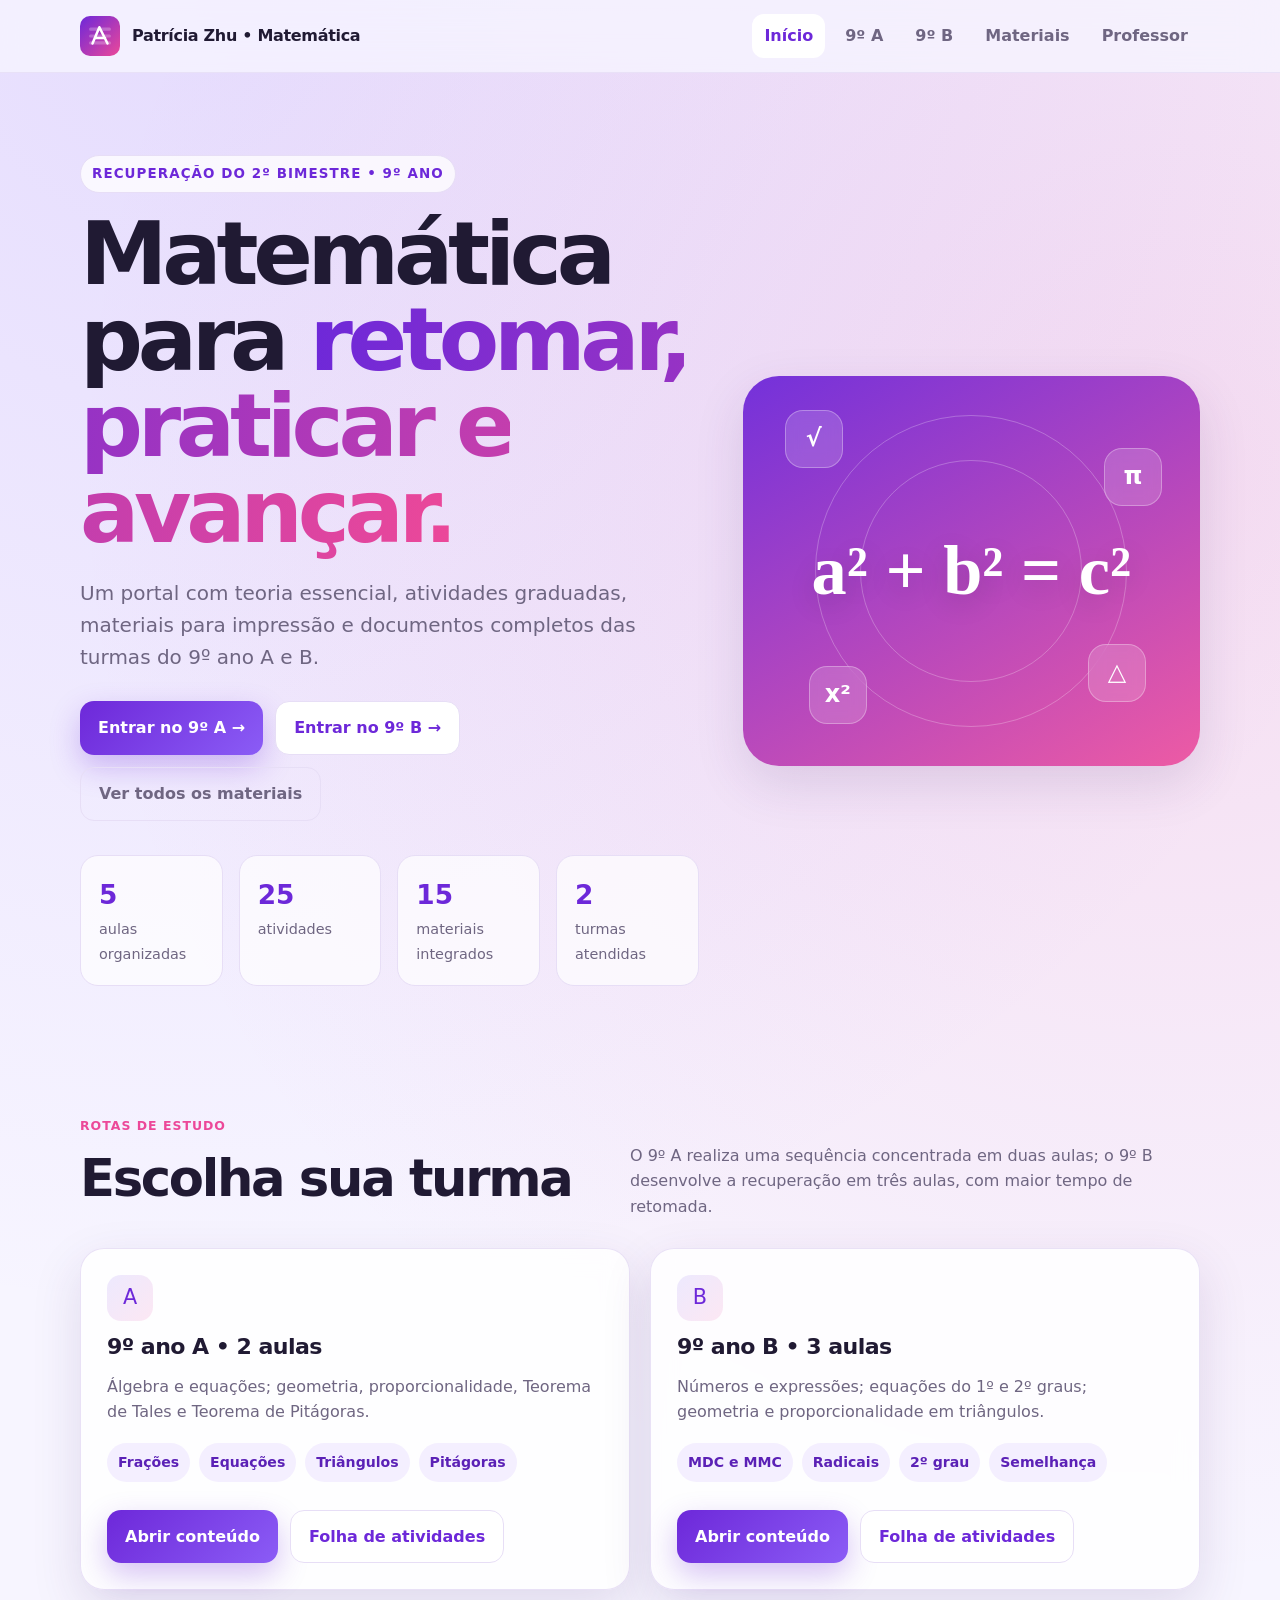
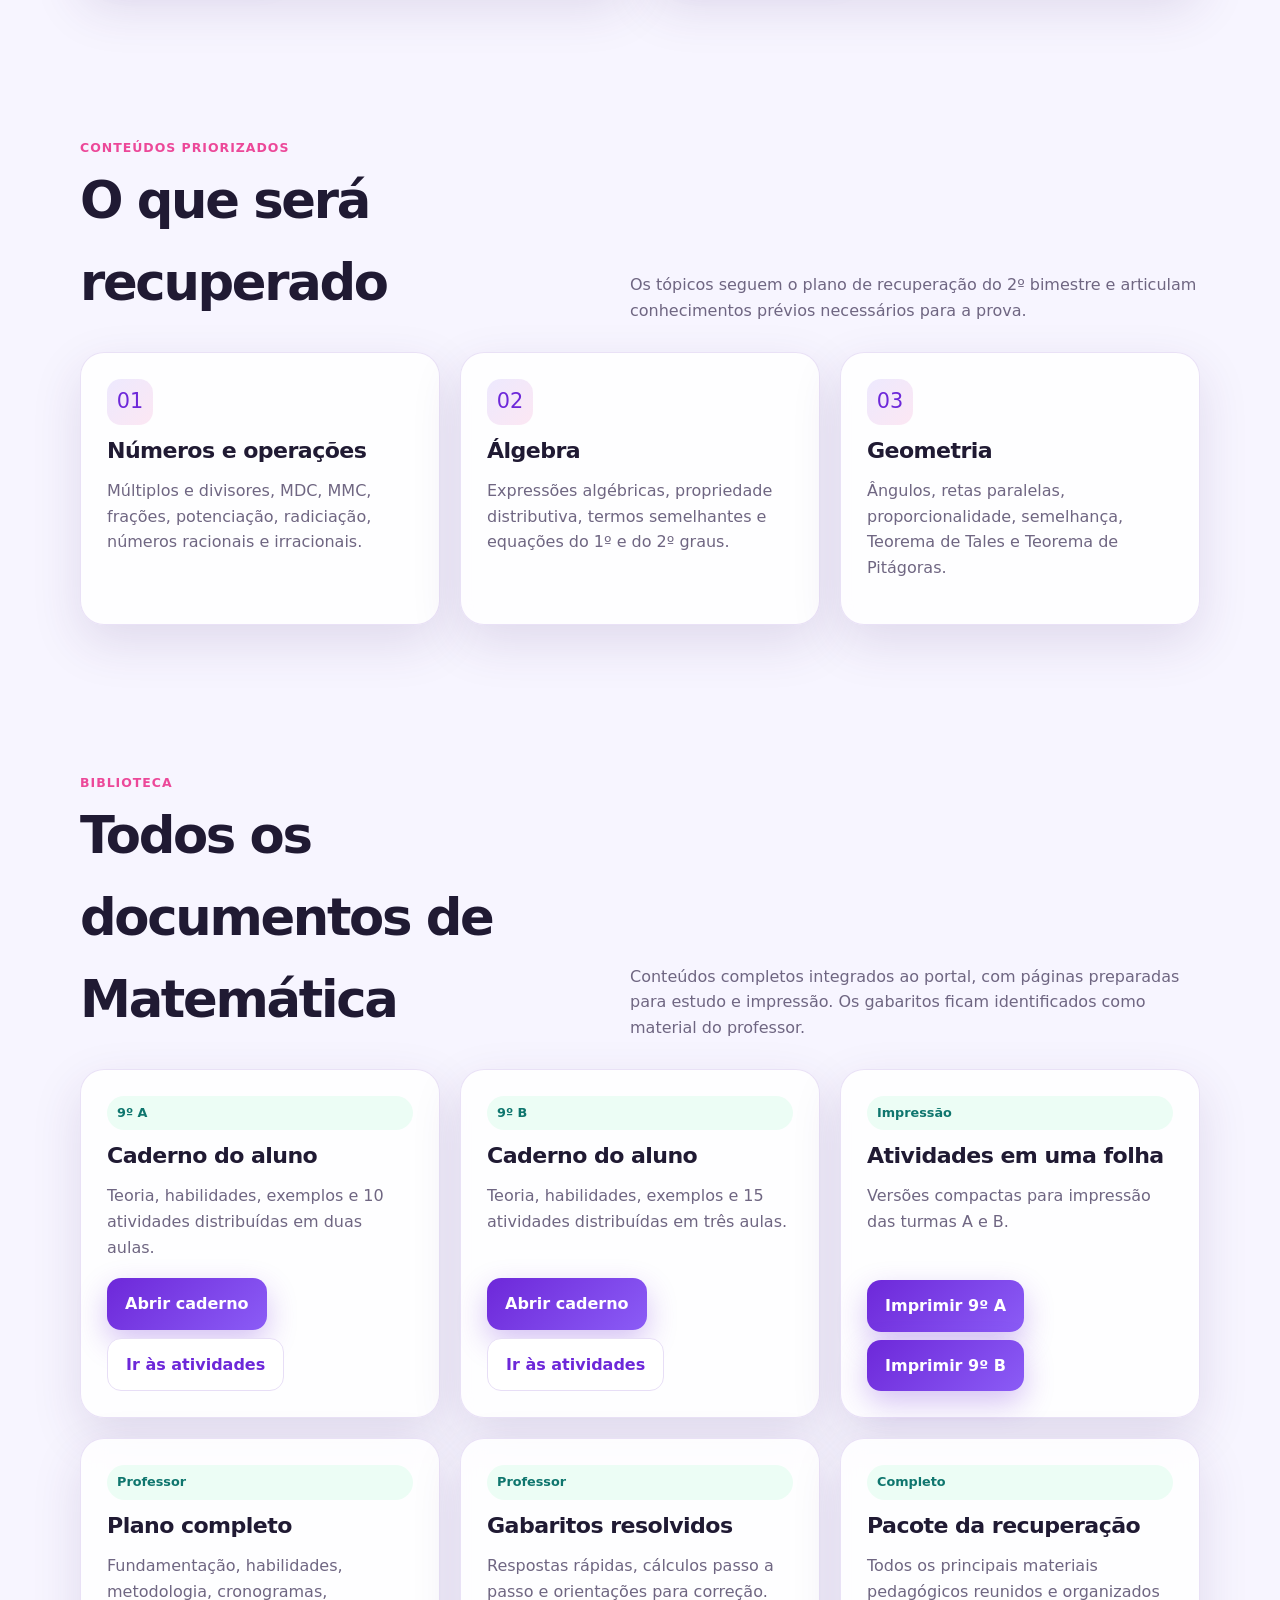
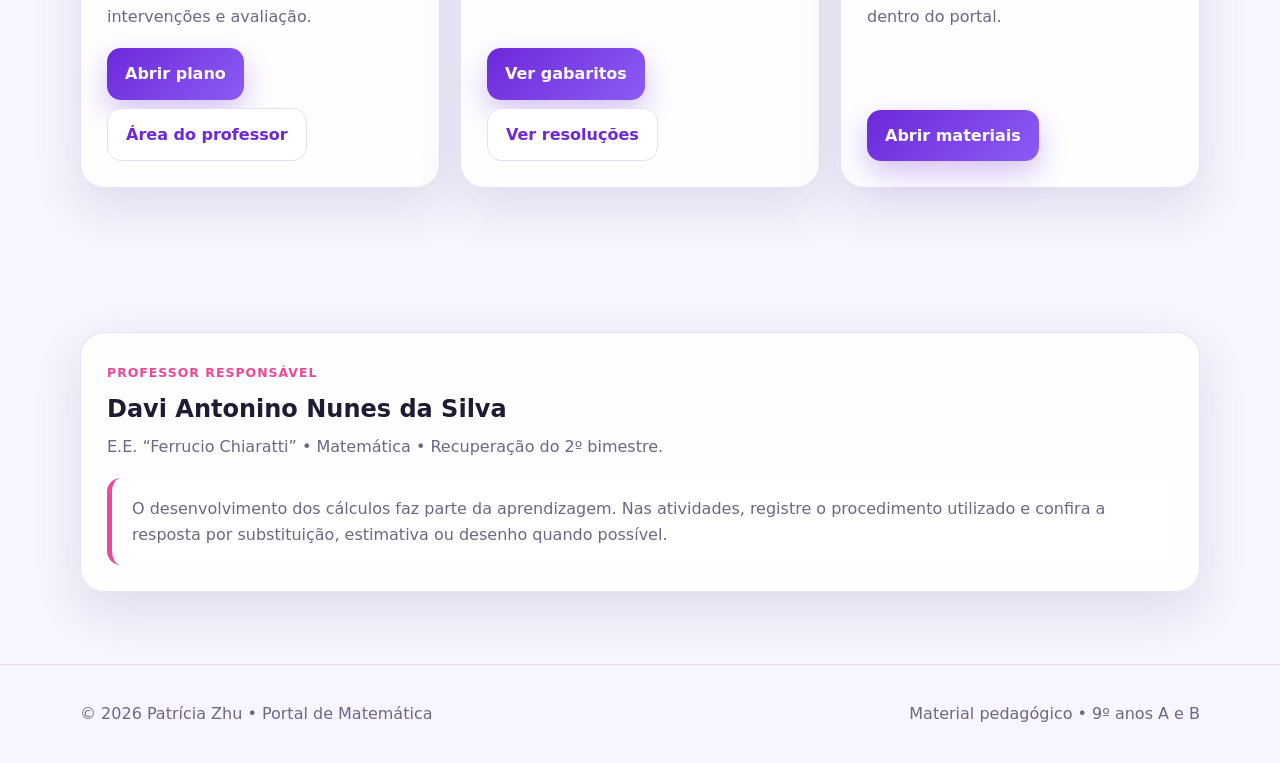
<file: index.html>
<!doctype html>
<html lang="pt-BR">
<head>
  <meta charset="utf-8">
  <meta name="viewport" content="width=device-width, initial-scale=1">
  <meta name="description" content="Portal de recuperação do 2º bimestre de Matemática para os 9º anos A e B da E.E. Ferrucio Chiaratti.">
  <title>Patrícia Zhu | Recuperação de Matemática</title>
  <link rel="icon" href="assets/favicon.svg" type="image/svg+xml">
  <link rel="stylesheet" href="assets/styles.css">
</head>
<body>
<a class="skip-link" href="#conteudo">Ir para o conteúdo</a>
<header class="site-header">
  <div class="container nav">
    <a class="brand" href="index.html"><img src="assets/favicon.svg" alt=""><span>Patrícia Zhu • Matemática</span></a>
    <nav class="nav-links" aria-label="Navegação principal">
      <a aria-current="page" href="index.html">Início</a>
      <a href="turma-a.html">9º A</a>
      <a href="turma-b.html">9º B</a>
      <a href="#materiais">Materiais</a>
      <a href="professor.html">Professor</a>
    </nav>
  </div>
</header>
<main id="conteudo">
  <section class="hero">
    <div class="container hero-grid">
      <div>
        <span class="eyebrow">Recuperação do 2º bimestre • 9º ano</span>
        <h1>Matemática para <span class="gradient-text">retomar, praticar e avançar.</span></h1>
        <p class="lead">Um portal com teoria essencial, atividades graduadas, materiais para impressão e documentos completos das turmas do 9º ano A e B.</p>
        <div class="cta-row">
          <a class="btn btn-primary" href="turma-a.html">Entrar no 9º A →</a>
          <a class="btn btn-secondary" href="turma-b.html">Entrar no 9º B →</a>
          <a class="btn btn-ghost" href="index.html#materiais">Ver todos os materiais</a>
        </div>
        <div class="stats" aria-label="Resumo dos materiais">
          <div class="stat"><strong>5</strong><span>aulas organizadas</span></div>
          <div class="stat"><strong>25</strong><span>atividades</span></div>
          <div class="stat"><strong>15</strong><span>materiais integrados</span></div>
          <div class="stat"><strong>2</strong><span>turmas atendidas</span></div>
        </div>
      </div>
      <div class="math-orbit" aria-label="Ilustração matemática decorativa">
        <div class="symbol s1">√</div><div class="symbol s2">π</div><div class="symbol s3">x²</div><div class="symbol s4">△</div>
        <div class="formula">a² + b² = c²</div>
      </div>
    </div>
  </section>

  <section class="section">
    <div class="container">
      <div class="section-head">
        <div><span class="kicker">Rotas de estudo</span><h2>Escolha sua turma</h2></div>
        <p>O 9º A realiza uma sequência concentrada em duas aulas; o 9º B desenvolve a recuperação em três aulas, com maior tempo de retomada.</p>
      </div>
      <div class="grid grid-2">
        <article class="card">
          <div class="card-icon">A</div><h3>9º ano A • 2 aulas</h3>
          <p>Álgebra e equações; geometria, proporcionalidade, Teorema de Tales e Teorema de Pitágoras.</p>
          <div class="topic-list"><span class="topic">Frações</span><span class="topic">Equações</span><span class="topic">Triângulos</span><span class="topic">Pitágoras</span></div>
          <div class="cta-row"><a class="btn btn-primary" href="turma-a.html">Abrir conteúdo</a><a class="btn btn-secondary" href="turma-a.html#atividades">Folha de atividades</a></div>
        </article>
        <article class="card">
          <div class="card-icon">B</div><h3>9º ano B • 3 aulas</h3>
          <p>Números e expressões; equações do 1º e 2º graus; geometria e proporcionalidade em triângulos.</p>
          <div class="topic-list"><span class="topic">MDC e MMC</span><span class="topic">Radicais</span><span class="topic">2º grau</span><span class="topic">Semelhança</span></div>
          <div class="cta-row"><a class="btn btn-primary" href="turma-b.html">Abrir conteúdo</a><a class="btn btn-secondary" href="turma-b.html#atividades">Folha de atividades</a></div>
        </article>
      </div>
    </div>
  </section>

  <section class="section" id="conteudos">
    <div class="container">
      <div class="section-head">
        <div><span class="kicker">Conteúdos priorizados</span><h2>O que será recuperado</h2></div>
        <p>Os tópicos seguem o plano de recuperação do 2º bimestre e articulam conhecimentos prévios necessários para a prova.</p>
      </div>
      <div class="grid grid-3">
        <article class="card"><div class="card-icon">01</div><h3>Números e operações</h3><p>Múltiplos e divisores, MDC, MMC, frações, potenciação, radiciação, números racionais e irracionais.</p></article>
        <article class="card"><div class="card-icon">02</div><h3>Álgebra</h3><p>Expressões algébricas, propriedade distributiva, termos semelhantes e equações do 1º e do 2º graus.</p></article>
        <article class="card"><div class="card-icon">03</div><h3>Geometria</h3><p>Ângulos, retas paralelas, proporcionalidade, semelhança, Teorema de Tales e Teorema de Pitágoras.</p></article>
      </div>
    </div>
  </section>

  <section class="section" id="materiais">
    <div class="container">
      <div class="section-head">
        <div><span class="kicker">Biblioteca</span><h2>Todos os documentos de Matemática</h2></div>
        <p>Conteúdos completos integrados ao portal, com páginas preparadas para estudo e impressão. Os gabaritos ficam identificados como material do professor.</p>
      </div>
      <div class="grid grid-3">
        <article class="card download-card"><span class="badge">9º A</span><h3>Caderno do aluno</h3><p>Teoria, habilidades, exemplos e 10 atividades distribuídas em duas aulas.</p><div class="actions"><a class="btn btn-primary" href="turma-a.html">Abrir caderno</a><a class="btn btn-secondary" href="turma-a.html#atividades">Ir às atividades</a></div></article>
        <article class="card download-card"><span class="badge">9º B</span><h3>Caderno do aluno</h3><p>Teoria, habilidades, exemplos e 15 atividades distribuídas em três aulas.</p><div class="actions"><a class="btn btn-primary" href="turma-b.html">Abrir caderno</a><a class="btn btn-secondary" href="turma-b.html#atividades">Ir às atividades</a></div></article>
        <article class="card download-card"><span class="badge">Impressão</span><h3>Atividades em uma folha</h3><p>Versões compactas para impressão das turmas A e B.</p><div class="actions"><a class="btn btn-primary" href="turma-a.html#atividades">Imprimir 9º A</a><a class="btn btn-primary" href="turma-b.html#atividades">Imprimir 9º B</a></div></article>
        <article class="card download-card"><span class="badge">Professor</span><h3>Plano completo</h3><p>Fundamentação, habilidades, metodologia, cronogramas, intervenções e avaliação.</p><div class="actions"><a class="btn btn-primary" href="professor.html#plano">Abrir plano</a><a class="btn btn-secondary" href="professor.html">Área do professor</a></div></article>
        <article class="card download-card"><span class="badge">Professor</span><h3>Gabaritos resolvidos</h3><p>Respostas rápidas, cálculos passo a passo e orientações para correção.</p><div class="actions"><a class="btn btn-primary" href="professor.html#gabaritos">Ver gabaritos</a><a class="btn btn-secondary" href="professor.html#resolucoes">Ver resoluções</a></div></article>
        <article class="card download-card"><span class="badge">Completo</span><h3>Pacote da recuperação</h3><p>Todos os principais materiais pedagógicos reunidos e organizados dentro do portal.</p><div class="actions"><a class="btn btn-primary" href="index.html#materiais">Abrir materiais</a></div></article>
      </div>
    </div>
  </section>

  <section class="section">
    <div class="container card">
      <span class="kicker">Professor responsável</span>
      <h2 style="margin:.35rem 0">Davi Antonino Nunes da Silva</h2>
      <p>E.E. “Ferrucio Chiaratti” • Matemática • Recuperação do 2º bimestre.</p>
      <div class="notice">O desenvolvimento dos cálculos faz parte da aprendizagem. Nas atividades, registre o procedimento utilizado e confira a resposta por substituição, estimativa ou desenho quando possível.</div>
    </div>
  </section>
</main>
<footer class="footer"><div class="container footer-inner"><span>© <span data-year></span> Patrícia Zhu • Portal de Matemática</span><span>Material pedagógico • 9º anos A e B</span></div></footer>
<script src="assets/app.js"></script>
</body>
</html>
</file>
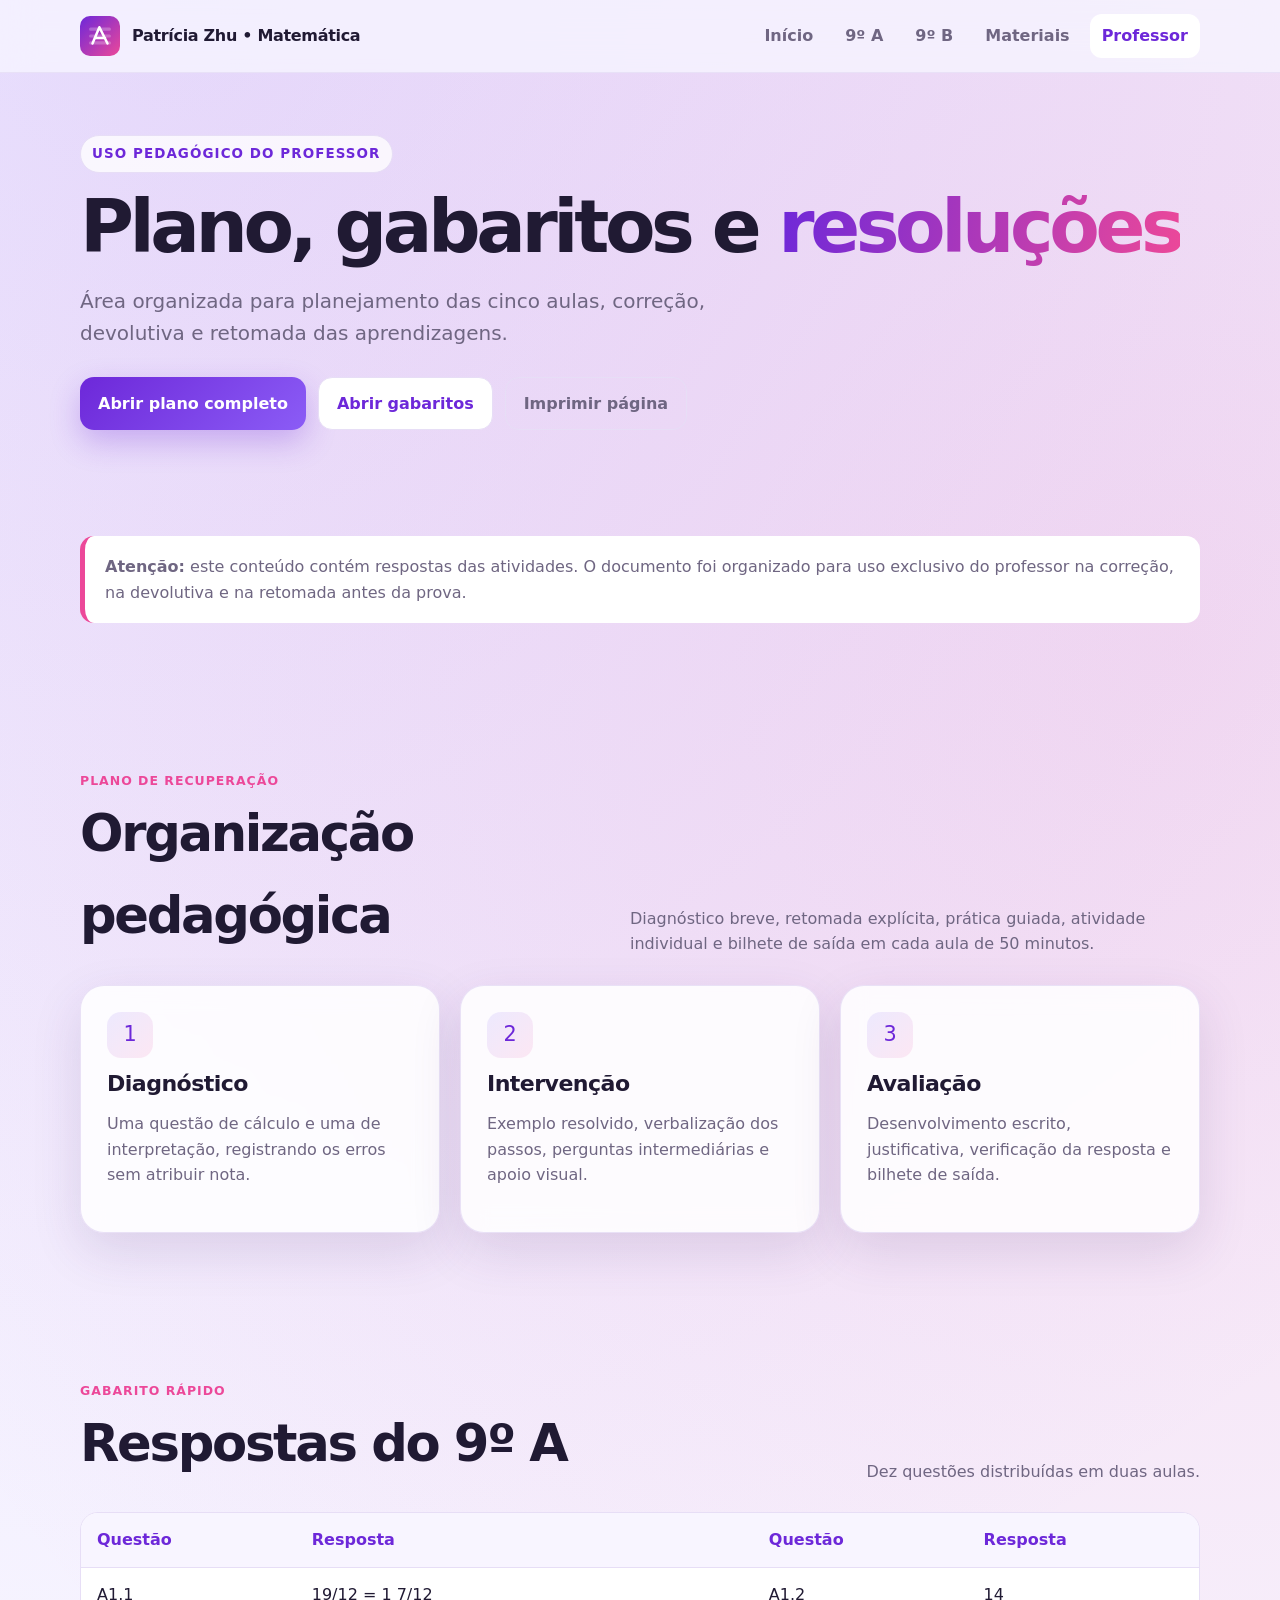
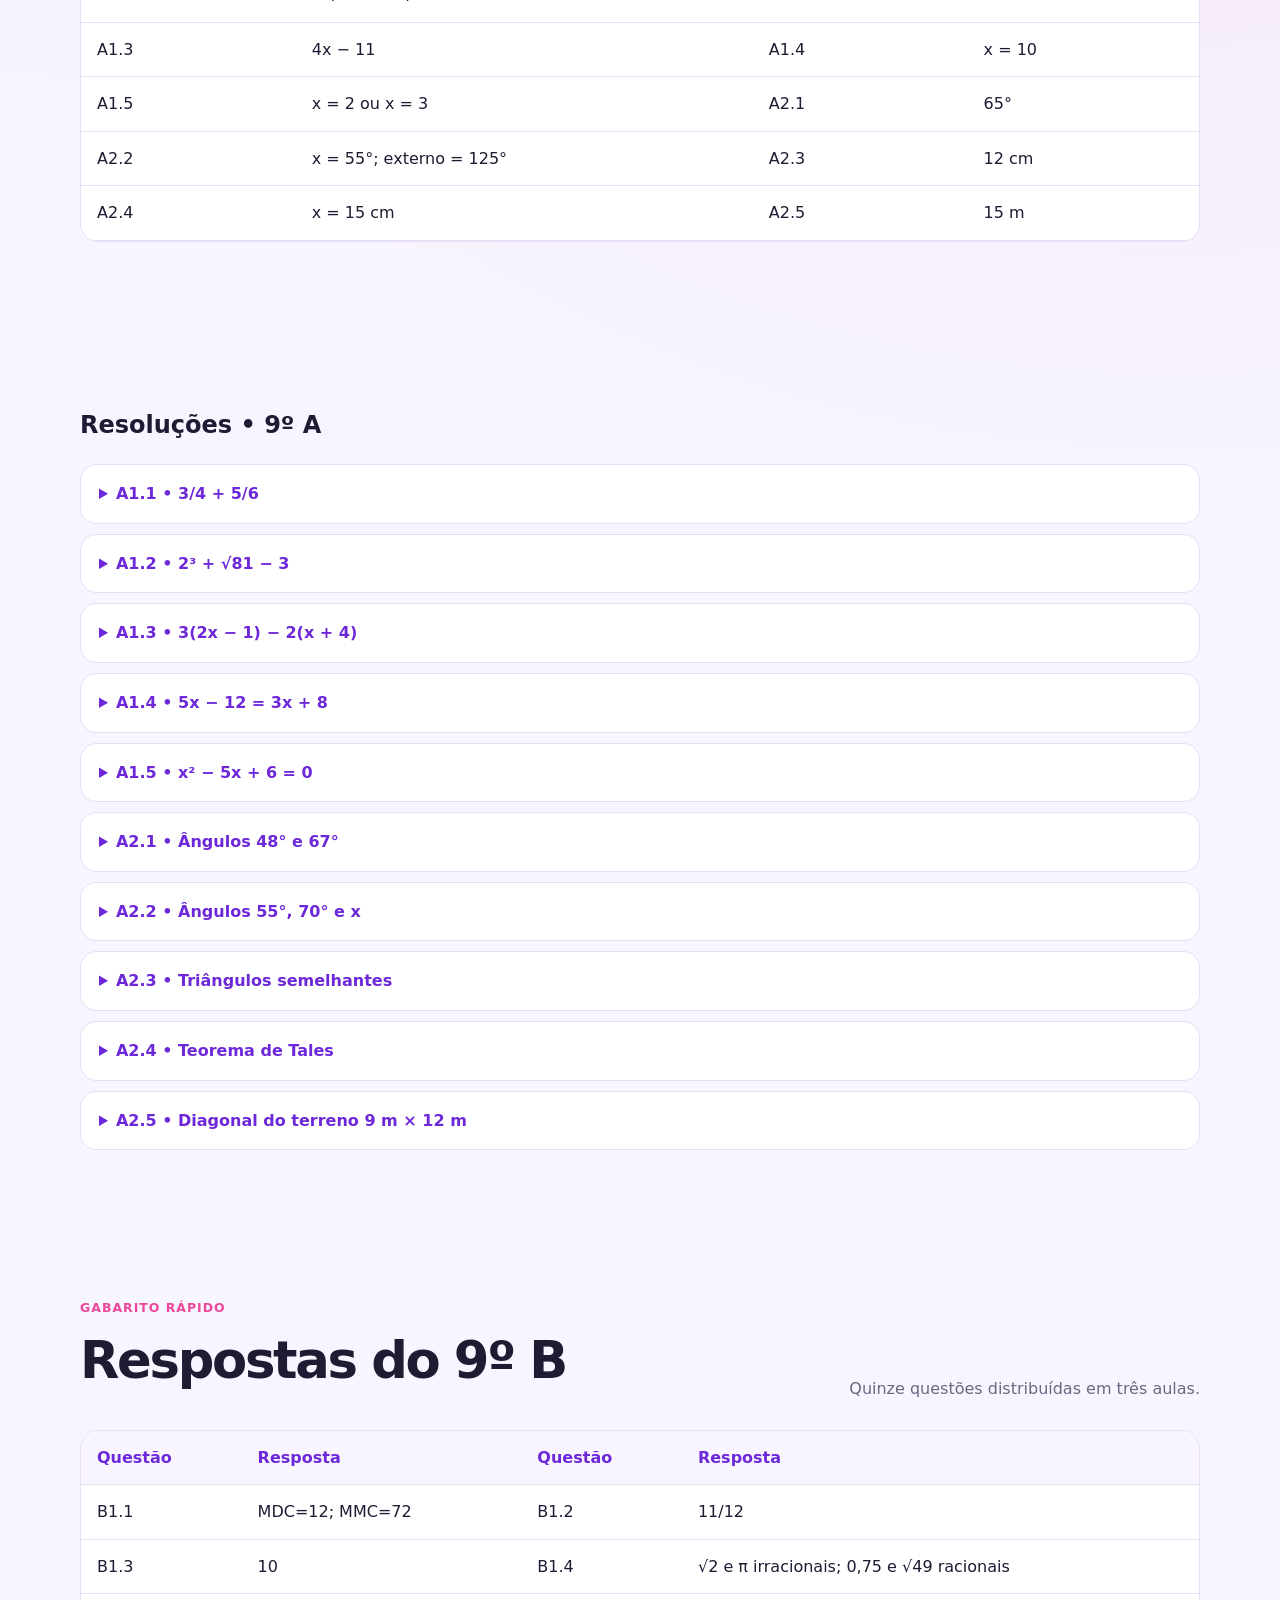
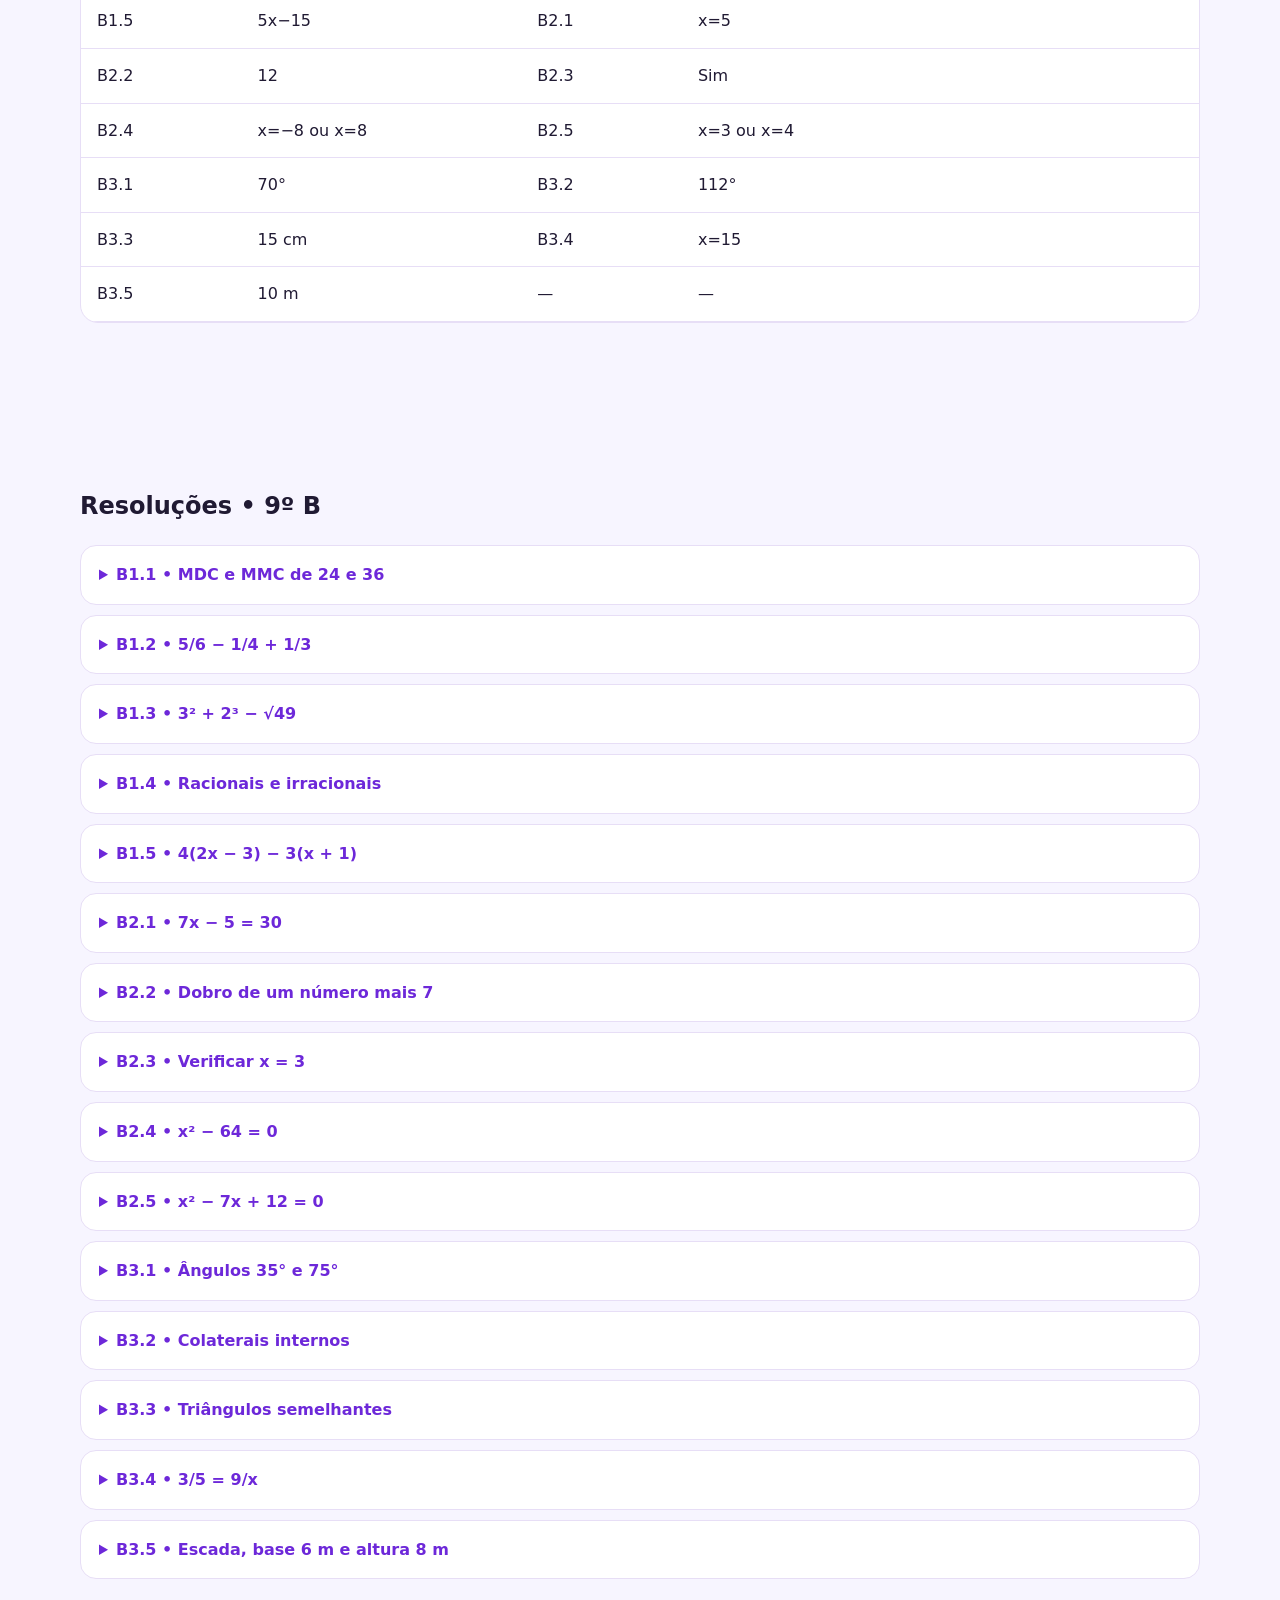
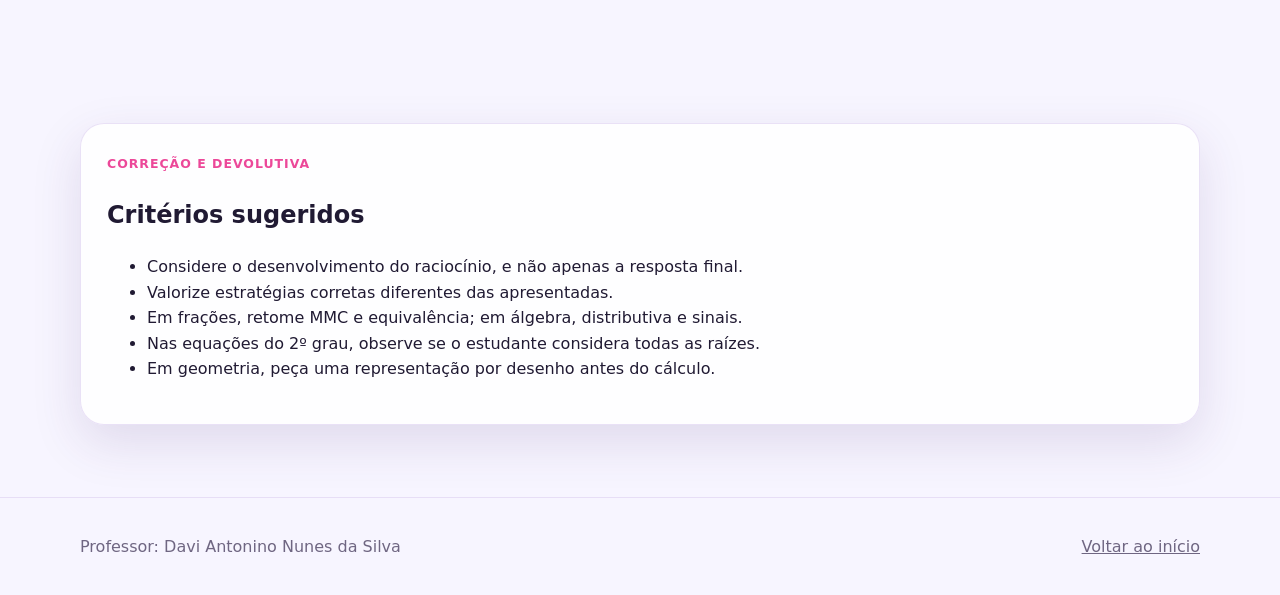
<file: professor.html>
<!doctype html><html lang="pt-BR"><head><meta charset="utf-8"><meta name="viewport" content="width=device-width,initial-scale=1"><meta name="robots" content="noindex,nofollow"><meta name="description" content="Área do professor com plano de recuperação, gabaritos e resoluções de Matemática."><title>Professor | Patrícia Zhu</title><link rel="icon" href="assets/favicon.svg" type="image/svg+xml"><link rel="stylesheet" href="assets/styles.css"></head><body>
<a class="skip-link" href="#conteudo">Ir para o conteúdo</a><header class="site-header"><div class="container nav"><a class="brand" href="index.html"><img src="assets/favicon.svg" alt=""><span>Patrícia Zhu • Matemática</span></a><nav class="nav-links"><a href="index.html">Início</a><a href="turma-a.html">9º A</a><a href="turma-b.html">9º B</a><a href="index.html#materiais">Materiais</a><a aria-current="page" href="professor.html">Professor</a></nav></div></header>
<main id="conteudo"><section class="page-hero"><div class="container"><span class="eyebrow">Uso pedagógico do professor</span><h1>Plano, gabaritos e <span class="gradient-text">resoluções</span></h1><p class="lead">Área organizada para planejamento das cinco aulas, correção, devolutiva e retomada das aprendizagens.</p><div class="cta-row"><a class="btn btn-primary" href="#plano">Abrir plano completo</a><a class="btn btn-secondary" href="#gabaritos">Abrir gabaritos</a><button class="btn btn-ghost" type="button" onclick="window.print()">Imprimir página</button></div></div></section>
<section class="section"><div class="container"><div class="notice"><strong>Atenção:</strong> este conteúdo contém respostas das atividades. O documento foi organizado para uso exclusivo do professor na correção, na devolutiva e na retomada antes da prova.</div></div></section>
<section class="section" id="plano"><div class="container"><div class="section-head"><div><span class="kicker">Plano de recuperação</span><h2>Organização pedagógica</h2></div><p>Diagnóstico breve, retomada explícita, prática guiada, atividade individual e bilhete de saída em cada aula de 50 minutos.</p></div><div class="grid grid-3"><article class="card"><div class="card-icon">1</div><h3>Diagnóstico</h3><p>Uma questão de cálculo e uma de interpretação, registrando os erros sem atribuir nota.</p></article><article class="card"><div class="card-icon">2</div><h3>Intervenção</h3><p>Exemplo resolvido, verbalização dos passos, perguntas intermediárias e apoio visual.</p></article><article class="card"><div class="card-icon">3</div><h3>Avaliação</h3><p>Desenvolvimento escrito, justificativa, verificação da resposta e bilhete de saída.</p></article></div></div></section>
<section class="section" id="gabaritos"><div class="container"><div class="section-head"><div><span class="kicker">Gabarito rápido</span><h2>Respostas do 9º A</h2></div><p>Dez questões distribuídas em duas aulas.</p></div><div class="table-wrap"><table><thead><tr><th>Questão</th><th>Resposta</th><th>Questão</th><th>Resposta</th></tr></thead><tbody><tr><td>A1.1</td><td>19/12 = 1 7/12</td><td>A1.2</td><td>14</td></tr><tr><td>A1.3</td><td>4x − 11</td><td>A1.4</td><td>x = 10</td></tr><tr><td>A1.5</td><td>x = 2 ou x = 3</td><td>A2.1</td><td>65°</td></tr><tr><td>A2.2</td><td>x = 55°; externo = 125°</td><td>A2.3</td><td>12 cm</td></tr><tr><td>A2.4</td><td>x = 15 cm</td><td>A2.5</td><td>15 m</td></tr></tbody></table></div></div></section>
<section class="section" id="resolucoes"><div class="container"><h2>Resoluções • 9º A</h2>
<details class="solution"><summary>A1.1 • 3/4 + 5/6</summary><div class="solution-body">MMC(4,6)=12. Então 3/4=9/12 e 5/6=10/12. Somando: 9/12+10/12=19/12.<br><span class="final">19/12 ou 1 7/12</span></div></details>
<details class="solution"><summary>A1.2 • 2³ + √81 − 3</summary><div class="solution-body">2³=8 e √81=9. Logo, 8+9−3=14.<br><span class="final">14</span></div></details>
<details class="solution"><summary>A1.3 • 3(2x − 1) − 2(x + 4)</summary><div class="solution-body">Distributiva: 6x−3−2x−8. Reunindo termos semelhantes: 4x−11.<br><span class="final">4x − 11</span></div></details>
<details class="solution"><summary>A1.4 • 5x − 12 = 3x + 8</summary><div class="solution-body">5x−3x=8+12, então 2x=20 e x=10. Verificação: os dois membros valem 38.<br><span class="final">x = 10</span></div></details>
<details class="solution"><summary>A1.5 • x² − 5x + 6 = 0</summary><div class="solution-body">Fatorando: (x−2)(x−3)=0. Pelo produto nulo, x−2=0 ou x−3=0.<br><span class="final">x = 2 ou x = 3</span></div></details>
<details class="solution"><summary>A2.1 • Ângulos 48° e 67°</summary><div class="solution-body">x+48°+67°=180°. Assim, x=180°−115°=65°.<br><span class="final">65°</span></div></details>
<details class="solution"><summary>A2.2 • Ângulos 55°, 70° e x</summary><div class="solution-body">x=180°−125°=55°. O externo adjacente é 180°−55°=125°.<br><span class="final">x = 55° e externo = 125°</span></div></details>
<details class="solution"><summary>A2.3 • Triângulos semelhantes</summary><div class="solution-body">Razão de ampliação: 15/10=3/2. Portanto, y=8·15/10=12.<br><span class="final">12 cm</span></div></details>
<details class="solution"><summary>A2.4 • Teorema de Tales</summary><div class="solution-body">4/6=10/x. Multiplicando em cruz: 4x=60, logo x=15.<br><span class="final">15 cm</span></div></details>
<details class="solution"><summary>A2.5 • Diagonal do terreno 9 m × 12 m</summary><div class="solution-body">d²=9²+12²=81+144=225. Portanto, d=√225=15.<br><span class="final">15 m</span></div></details>
</div></section>
<section class="section"><div class="container"><div class="section-head"><div><span class="kicker">Gabarito rápido</span><h2>Respostas do 9º B</h2></div><p>Quinze questões distribuídas em três aulas.</p></div><div class="table-wrap"><table><thead><tr><th>Questão</th><th>Resposta</th><th>Questão</th><th>Resposta</th></tr></thead><tbody><tr><td>B1.1</td><td>MDC=12; MMC=72</td><td>B1.2</td><td>11/12</td></tr><tr><td>B1.3</td><td>10</td><td>B1.4</td><td>√2 e π irracionais; 0,75 e √49 racionais</td></tr><tr><td>B1.5</td><td>5x−15</td><td>B2.1</td><td>x=5</td></tr><tr><td>B2.2</td><td>12</td><td>B2.3</td><td>Sim</td></tr><tr><td>B2.4</td><td>x=−8 ou x=8</td><td>B2.5</td><td>x=3 ou x=4</td></tr><tr><td>B3.1</td><td>70°</td><td>B3.2</td><td>112°</td></tr><tr><td>B3.3</td><td>15 cm</td><td>B3.4</td><td>x=15</td></tr><tr><td>B3.5</td><td>10 m</td><td>—</td><td>—</td></tr></tbody></table></div></div></section>
<section class="section"><div class="container"><h2>Resoluções • 9º B</h2>
<details class="solution"><summary>B1.1 • MDC e MMC de 24 e 36</summary><div class="solution-body">24=2³·3 e 36=2²·3². MDC=2²·3=12; MMC=2³·3²=72.<br><span class="final">MDC = 12 e MMC = 72</span></div></details>
<details class="solution"><summary>B1.2 • 5/6 − 1/4 + 1/3</summary><div class="solution-body">MMC=12. Então 10/12−3/12+4/12=11/12.<br><span class="final">11/12</span></div></details>
<details class="solution"><summary>B1.3 • 3² + 2³ − √49</summary><div class="solution-body">9+8−7=10.<br><span class="final">10</span></div></details>
<details class="solution"><summary>B1.4 • Racionais e irracionais</summary><div class="solution-body">√2 e π são irracionais. 0,75=3/4 e √49=7, portanto são racionais.<br><span class="final">√2 e π irracionais; 0,75 e √49 racionais</span></div></details>
<details class="solution"><summary>B1.5 • 4(2x − 3) − 3(x + 1)</summary><div class="solution-body">8x−12−3x−3=5x−15.<br><span class="final">5x − 15</span></div></details>
<details class="solution"><summary>B2.1 • 7x − 5 = 30</summary><div class="solution-body">7x=35 e x=5.<br><span class="final">x = 5</span></div></details>
<details class="solution"><summary>B2.2 • Dobro de um número mais 7</summary><div class="solution-body">2x+7=31; 2x=24; x=12.<br><span class="final">12</span></div></details>
<details class="solution"><summary>B2.3 • Verificar x = 3</summary><div class="solution-body">3²−4·3+3=9−12+3=0. Portanto, satisfaz a equação.<br><span class="final">Sim, x = 3 é solução</span></div></details>
<details class="solution"><summary>B2.4 • x² − 64 = 0</summary><div class="solution-body">x²=64. Logo, x=±√64.<br><span class="final">x = −8 ou x = 8</span></div></details>
<details class="solution"><summary>B2.5 • x² − 7x + 12 = 0</summary><div class="solution-body">(x−3)(x−4)=0. Portanto, x=3 ou x=4.<br><span class="final">x = 3 ou x = 4</span></div></details>
<details class="solution"><summary>B3.1 • Ângulos 35° e 75°</summary><div class="solution-body">x=180°−35°−75°=70°.<br><span class="final">70°</span></div></details>
<details class="solution"><summary>B3.2 • Colaterais internos</summary><div class="solution-body">São suplementares: x+68°=180°. Logo, x=112°.<br><span class="final">112°</span></div></details>
<details class="solution"><summary>B3.3 • Triângulos semelhantes</summary><div class="solution-body">Razão 10/4. y=6·10/4=15.<br><span class="final">15 cm</span></div></details>
<details class="solution"><summary>B3.4 • 3/5 = 9/x</summary><div class="solution-body">3x=45. Logo, x=15.<br><span class="final">x = 15</span></div></details>
<details class="solution"><summary>B3.5 • Escada, base 6 m e altura 8 m</summary><div class="solution-body">c²=6²+8²=36+64=100. c=10.<br><span class="final">10 m</span></div></details>
</div></section>
<section class="section"><div class="container card"><span class="kicker">Correção e devolutiva</span><h2>Critérios sugeridos</h2><ul><li>Considere o desenvolvimento do raciocínio, e não apenas a resposta final.</li><li>Valorize estratégias corretas diferentes das apresentadas.</li><li>Em frações, retome MMC e equivalência; em álgebra, distributiva e sinais.</li><li>Nas equações do 2º grau, observe se o estudante considera todas as raízes.</li><li>Em geometria, peça uma representação por desenho antes do cálculo.</li></ul></div></section>
</main><footer class="footer"><div class="container footer-inner"><span>Professor: Davi Antonino Nunes da Silva</span><a href="index.html">Voltar ao início</a></div></footer><script src="assets/app.js"></script></body></html>
</file>
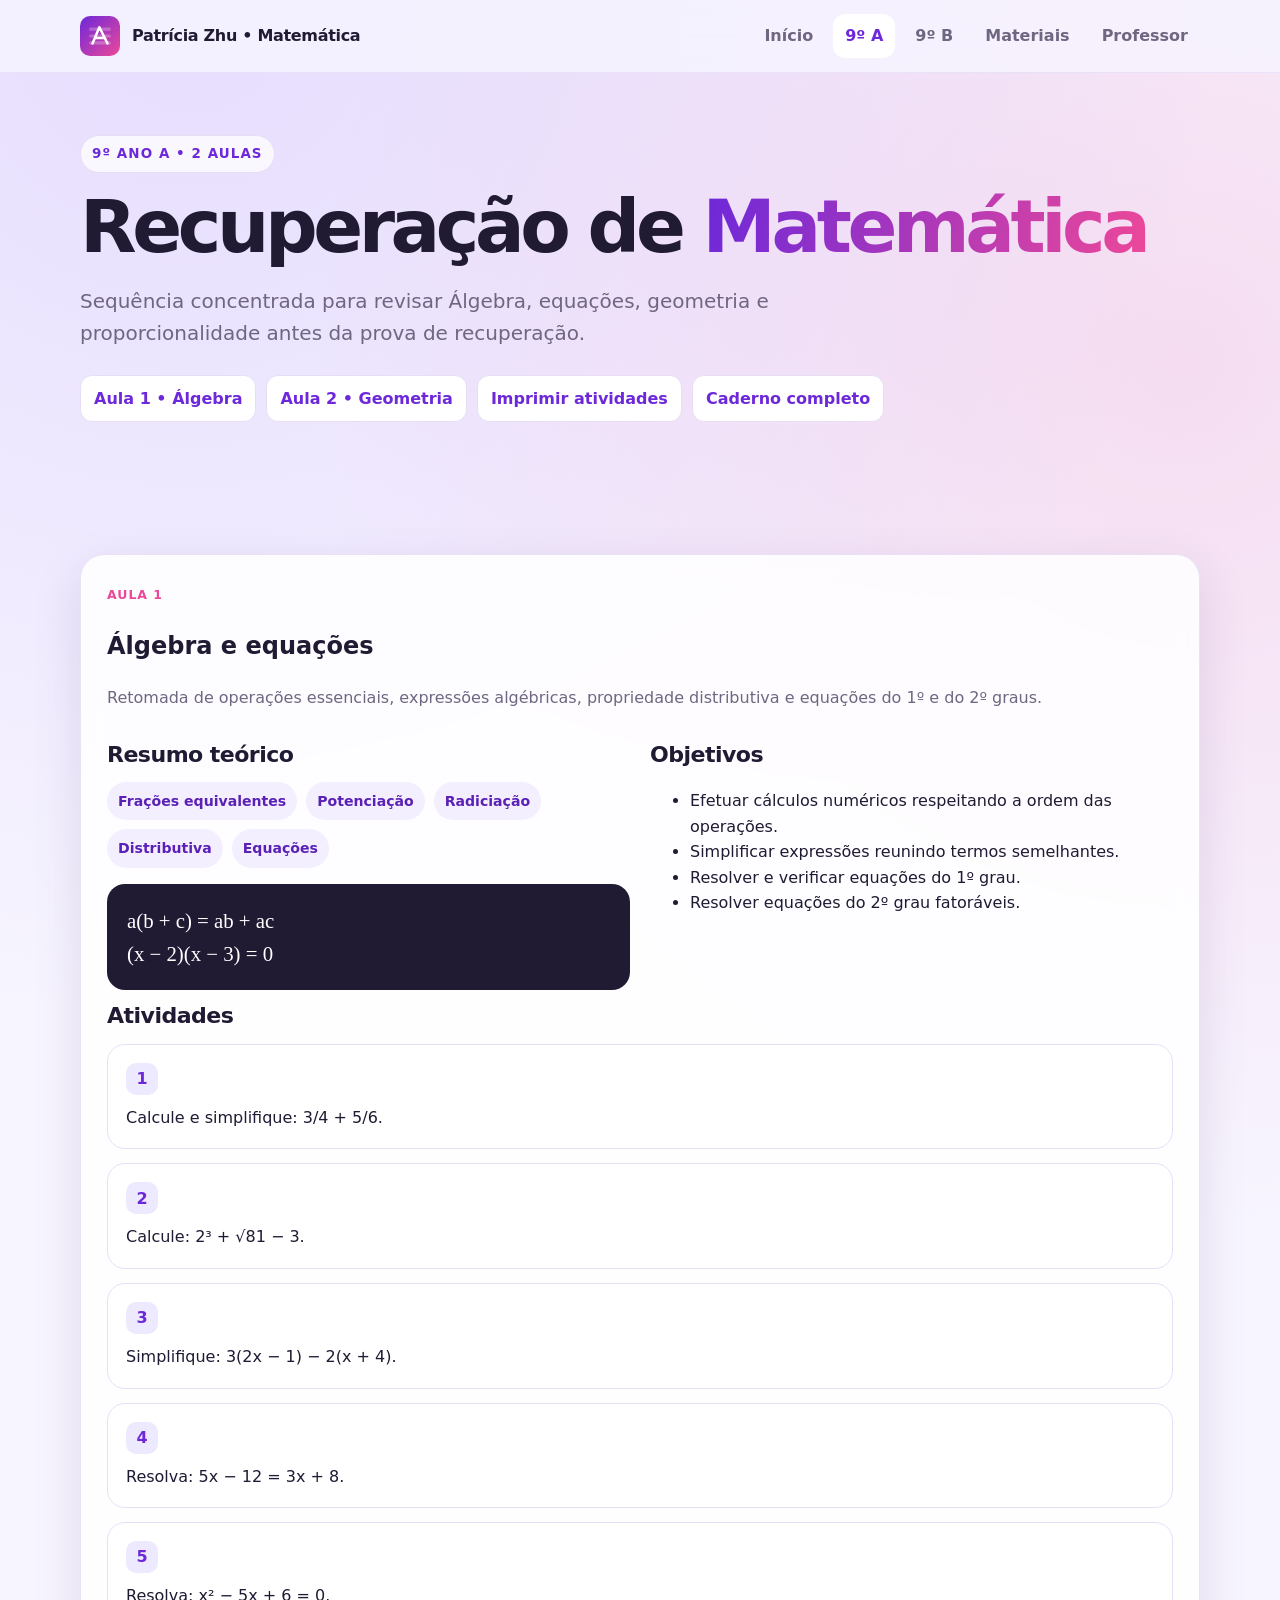
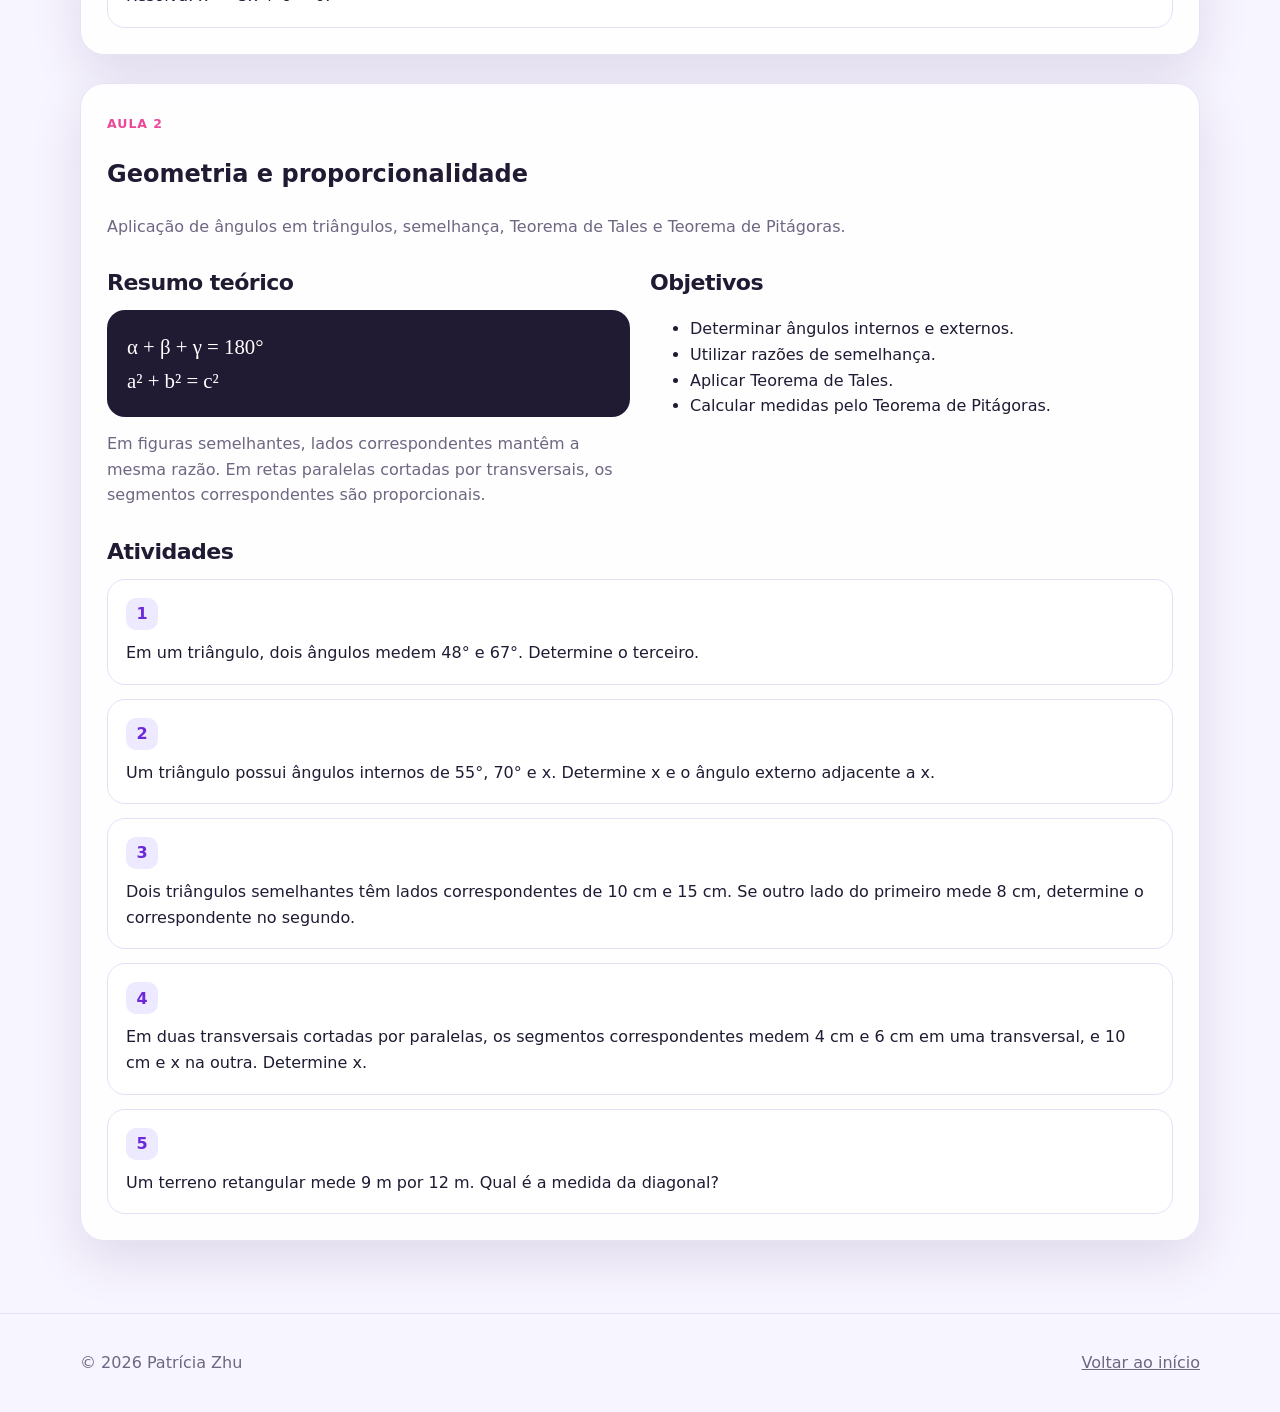
<file: turma-a.html>
<!doctype html><html lang="pt-BR"><head><meta charset="utf-8"><meta name="viewport" content="width=device-width,initial-scale=1"><meta name="description" content="Conteúdo e atividades do 9º ano A para recuperação de Matemática."><title>9º A | Patrícia Zhu</title><link rel="icon" href="assets/favicon.svg" type="image/svg+xml"><link rel="stylesheet" href="assets/styles.css"></head><body>
<a class="skip-link" href="#conteudo">Ir para o conteúdo</a><header class="site-header"><div class="container nav"><a class="brand" href="index.html"><img src="assets/favicon.svg" alt=""><span>Patrícia Zhu • Matemática</span></a><nav class="nav-links"><a href="index.html">Início</a><a aria-current="page" href="turma-a.html">9º A</a><a href="turma-b.html">9º B</a><a href="index.html#materiais">Materiais</a><a href="professor.html">Professor</a></nav></div></header>
<main id="conteudo"><section class="page-hero"><div class="container"><span class="eyebrow">9º ano A • 2 aulas</span><h1>Recuperação de <span class="gradient-text">Matemática</span></h1><p class="lead">Sequência concentrada para revisar Álgebra, equações, geometria e proporcionalidade antes da prova de recuperação.</p><div class="lesson-nav"><a href="#aula1">Aula 1 • Álgebra</a><a href="#aula2">Aula 2 • Geometria</a><a href="#atividades" onclick="window.print();return false">Imprimir atividades</a><a href="turma-a.html">Caderno completo</a></div></div></section>
<section class="section"><div class="container"><article class="card lesson" id="aula1"><span class="kicker">Aula 1</span><h2>Álgebra e equações</h2><p>Retomada de operações essenciais, expressões algébricas, propriedade distributiva e equações do 1º e do 2º graus.</p><div class="grid grid-2"><div><h3>Resumo teórico</h3><div class="topic-list"><span class="topic">Frações equivalentes</span><span class="topic">Potenciação</span><span class="topic">Radiciação</span><span class="topic">Distributiva</span><span class="topic">Equações</span></div><div class="formula-box" style="margin-top:16px">a(b + c) = ab + ac<br>(x − 2)(x − 3) = 0</div></div><div><h3>Objetivos</h3><ul><li>Efetuar cálculos numéricos respeitando a ordem das operações.</li><li>Simplificar expressões reunindo termos semelhantes.</li><li>Resolver e verificar equações do 1º grau.</li><li>Resolver equações do 2º grau fatoráveis.</li></ul></div></div><h3 id="atividades">Atividades</h3><div class="exercise-list"><div class="exercise"><p>Calcule e simplifique: 3/4 + 5/6.</p></div><div class="exercise"><p>Calcule: 2³ + √81 − 3.</p></div><div class="exercise"><p>Simplifique: 3(2x − 1) − 2(x + 4).</p></div><div class="exercise"><p>Resolva: 5x − 12 = 3x + 8.</p></div><div class="exercise"><p>Resolva: x² − 5x + 6 = 0.</p></div></div></article>
<article class="card lesson" id="aula2"><span class="kicker">Aula 2</span><h2>Geometria e proporcionalidade</h2><p>Aplicação de ângulos em triângulos, semelhança, Teorema de Tales e Teorema de Pitágoras.</p><div class="grid grid-2"><div><h3>Resumo teórico</h3><div class="formula-box">α + β + γ = 180°<br>a² + b² = c²</div><p style="margin-top:14px">Em figuras semelhantes, lados correspondentes mantêm a mesma razão. Em retas paralelas cortadas por transversais, os segmentos correspondentes são proporcionais.</p></div><div><h3>Objetivos</h3><ul><li>Determinar ângulos internos e externos.</li><li>Utilizar razões de semelhança.</li><li>Aplicar Teorema de Tales.</li><li>Calcular medidas pelo Teorema de Pitágoras.</li></ul></div></div><h3>Atividades</h3><div class="exercise-list"><div class="exercise"><p>Em um triângulo, dois ângulos medem 48° e 67°. Determine o terceiro.</p></div><div class="exercise"><p>Um triângulo possui ângulos internos de 55°, 70° e x. Determine x e o ângulo externo adjacente a x.</p></div><div class="exercise"><p>Dois triângulos semelhantes têm lados correspondentes de 10 cm e 15 cm. Se outro lado do primeiro mede 8 cm, determine o correspondente no segundo.</p></div><div class="exercise"><p>Em duas transversais cortadas por paralelas, os segmentos correspondentes medem 4 cm e 6 cm em uma transversal, e 10 cm e x na outra. Determine x.</p></div><div class="exercise"><p>Um terreno retangular mede 9 m por 12 m. Qual é a medida da diagonal?</p></div></div></article></div></section></main>
<footer class="footer"><div class="container footer-inner"><span>© <span data-year></span> Patrícia Zhu</span><a href="index.html">Voltar ao início</a></div></footer><script src="assets/app.js"></script></body></html>
</file>
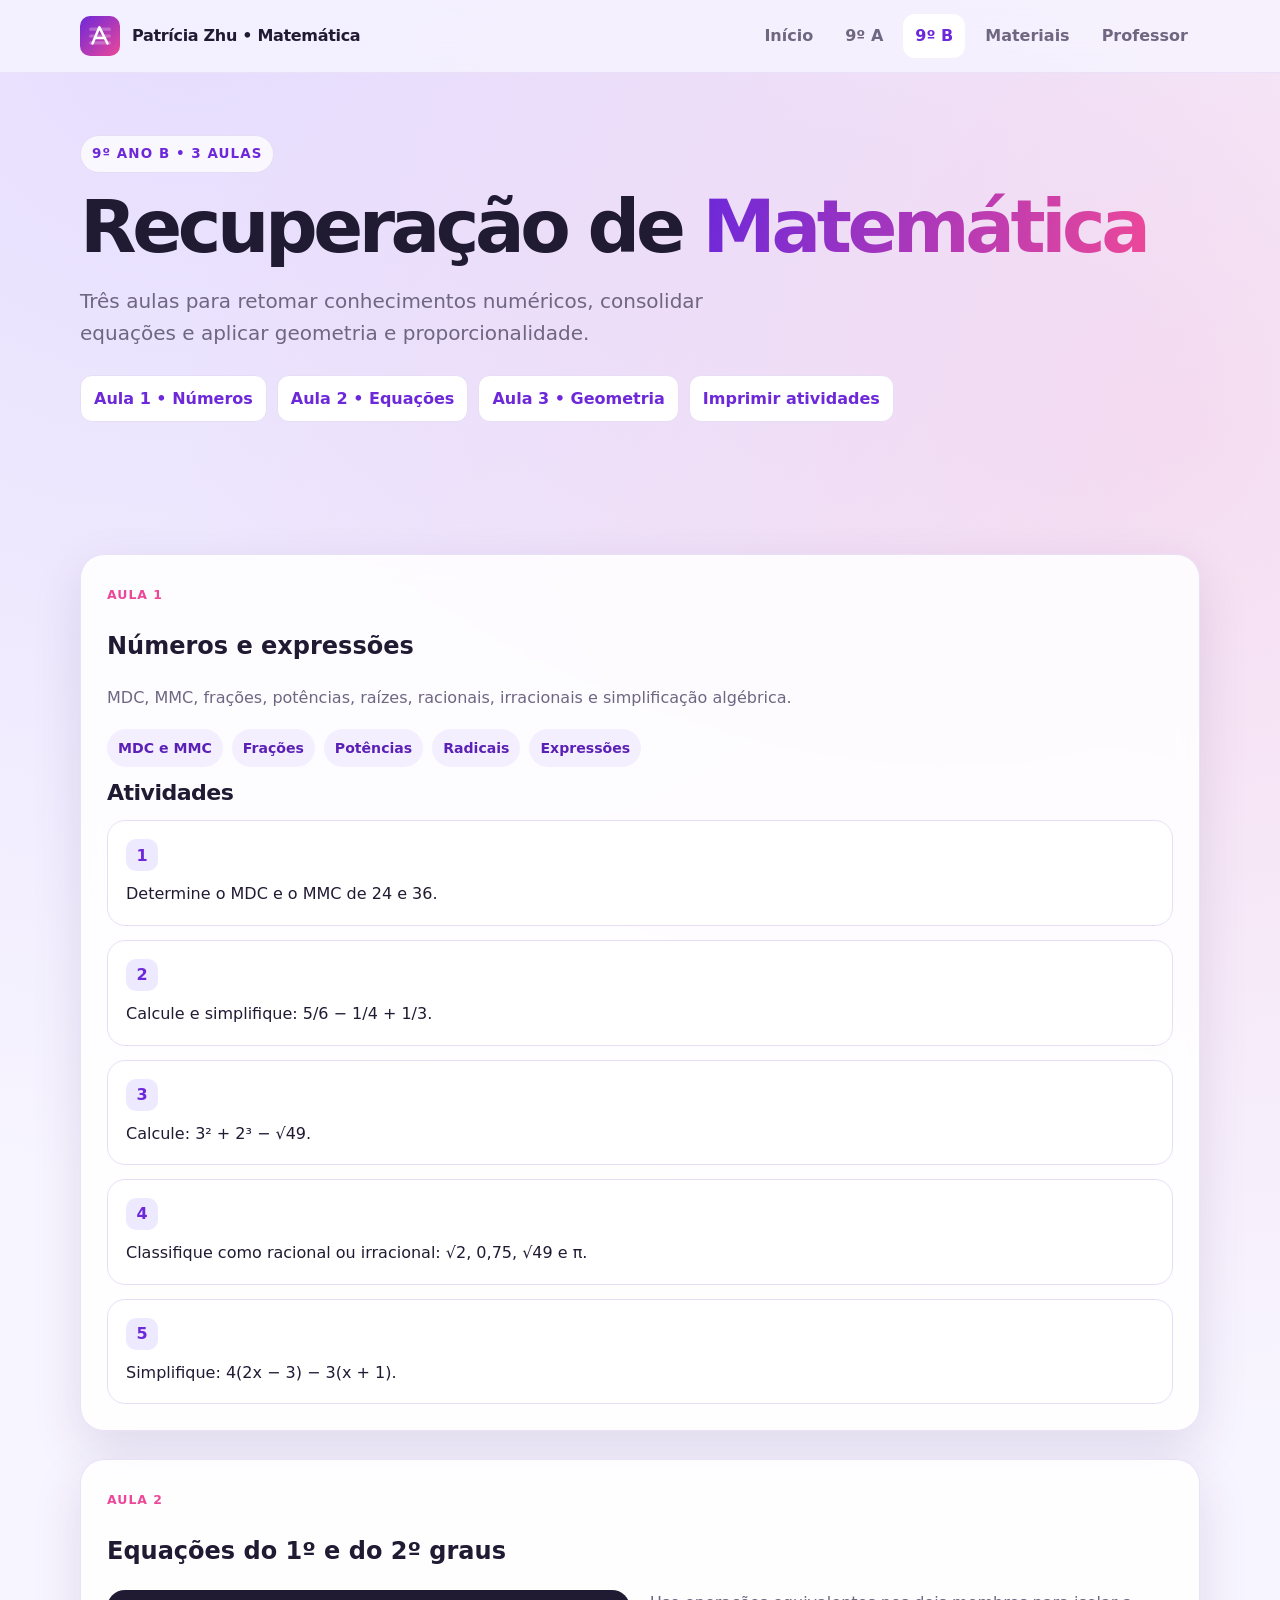
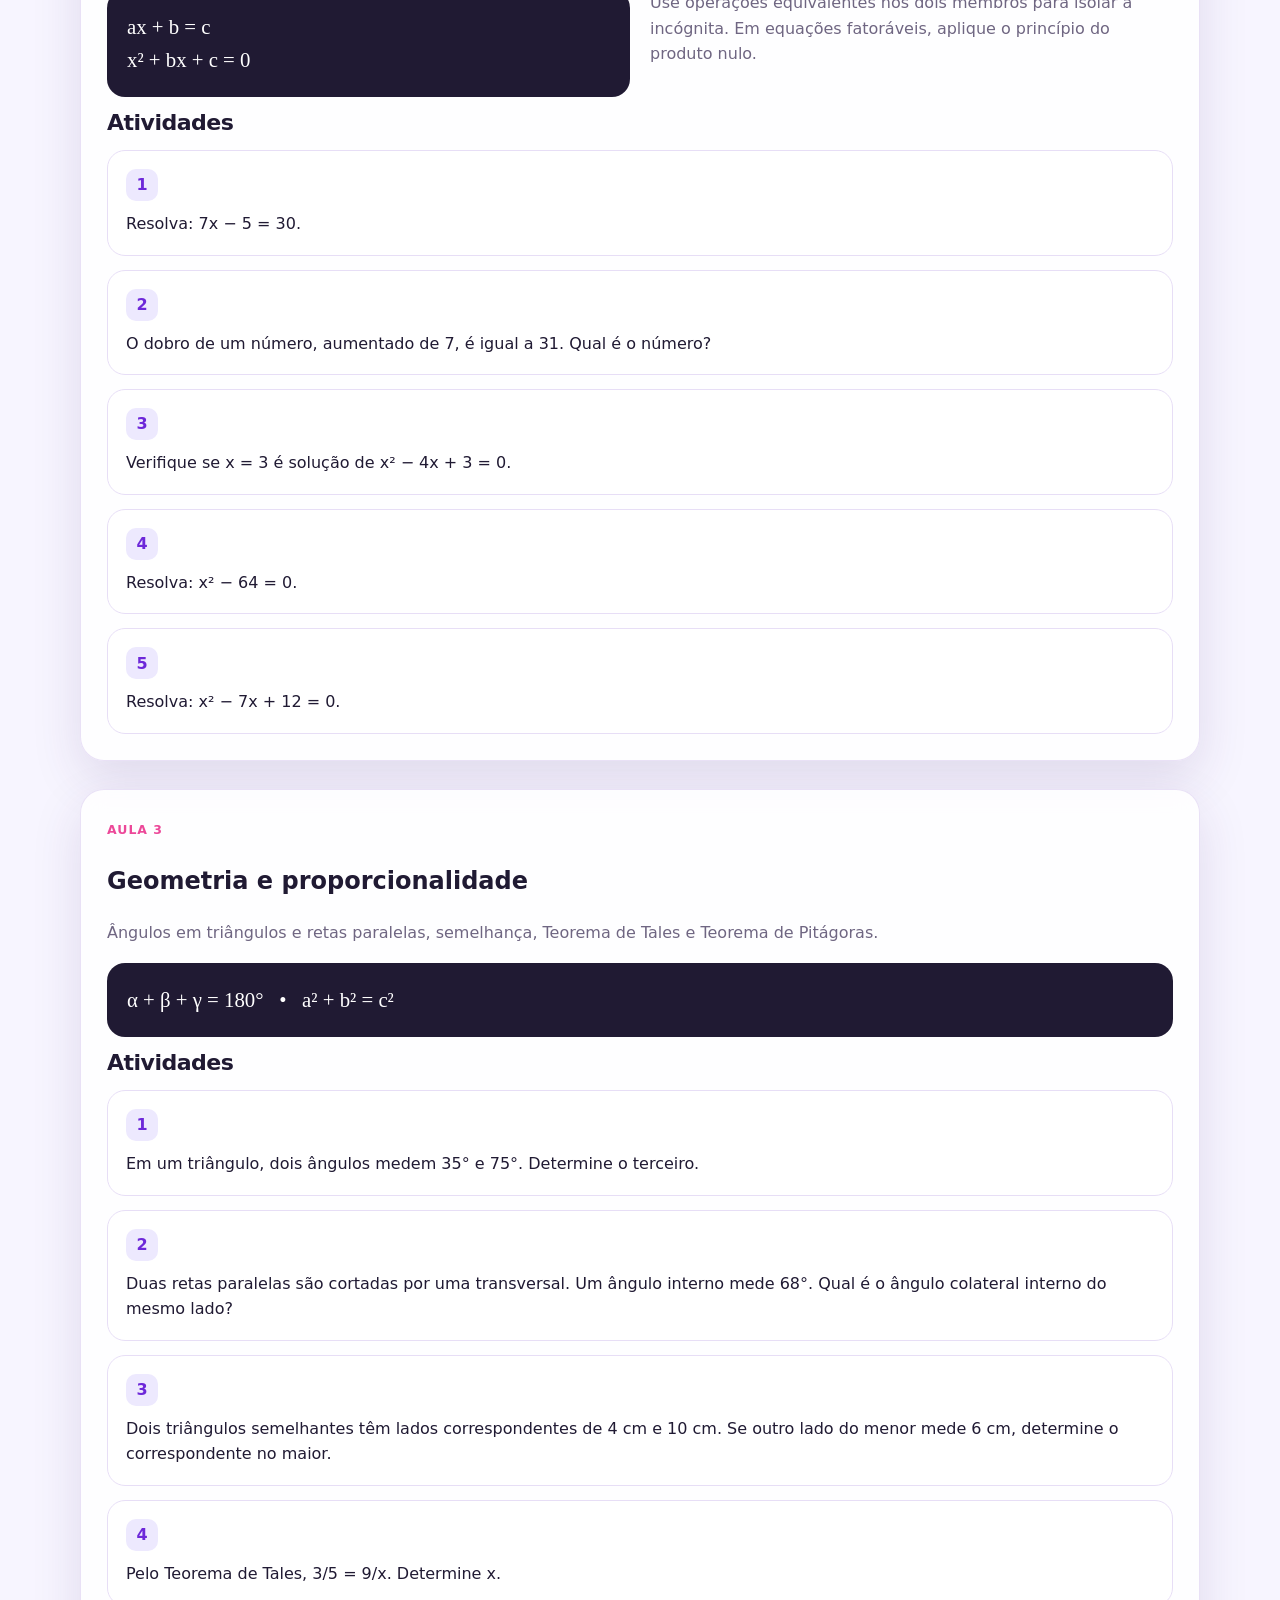
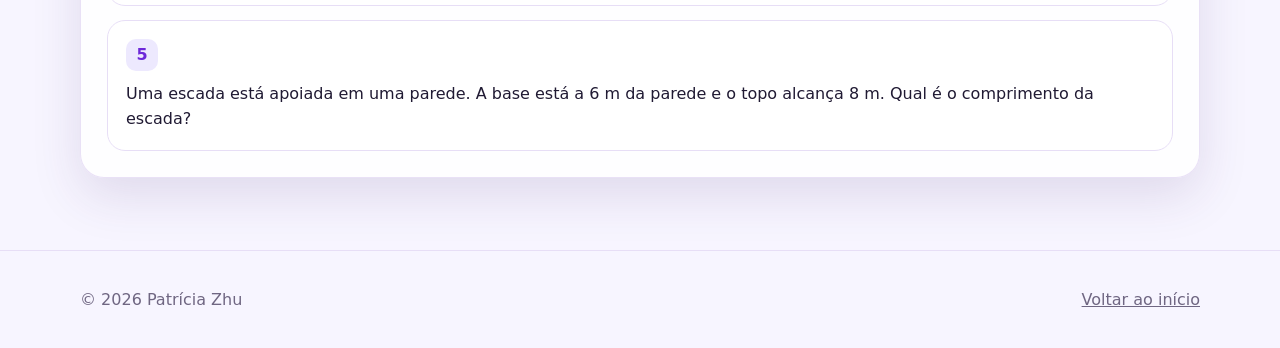
<file: turma-b.html>
<!doctype html><html lang="pt-BR"><head><meta charset="utf-8"><meta name="viewport" content="width=device-width,initial-scale=1"><meta name="description" content="Conteúdo e atividades do 9º ano B para recuperação de Matemática."><title>9º B | Patrícia Zhu</title><link rel="icon" href="assets/favicon.svg" type="image/svg+xml"><link rel="stylesheet" href="assets/styles.css"></head><body>
<a class="skip-link" href="#conteudo">Ir para o conteúdo</a><header class="site-header"><div class="container nav"><a class="brand" href="index.html"><img src="assets/favicon.svg" alt=""><span>Patrícia Zhu • Matemática</span></a><nav class="nav-links"><a href="index.html">Início</a><a href="turma-a.html">9º A</a><a aria-current="page" href="turma-b.html">9º B</a><a href="index.html#materiais">Materiais</a><a href="professor.html">Professor</a></nav></div></header>
<main id="conteudo"><section class="page-hero"><div class="container"><span class="eyebrow">9º ano B • 3 aulas</span><h1>Recuperação de <span class="gradient-text">Matemática</span></h1><p class="lead">Três aulas para retomar conhecimentos numéricos, consolidar equações e aplicar geometria e proporcionalidade.</p><div class="lesson-nav"><a href="#aula1">Aula 1 • Números</a><a href="#aula2">Aula 2 • Equações</a><a href="#aula3">Aula 3 • Geometria</a><a href="#atividades" onclick="window.print();return false">Imprimir atividades</a></div></div></section>
<section class="section"><div class="container"><article class="card lesson" id="aula1"><span class="kicker">Aula 1</span><h2>Números e expressões</h2><p>MDC, MMC, frações, potências, raízes, racionais, irracionais e simplificação algébrica.</p><div class="topic-list"><span class="topic">MDC e MMC</span><span class="topic">Frações</span><span class="topic">Potências</span><span class="topic">Radicais</span><span class="topic">Expressões</span></div><h3 id="atividades">Atividades</h3><div class="exercise-list"><div class="exercise"><p>Determine o MDC e o MMC de 24 e 36.</p></div><div class="exercise"><p>Calcule e simplifique: 5/6 − 1/4 + 1/3.</p></div><div class="exercise"><p>Calcule: 3² + 2³ − √49.</p></div><div class="exercise"><p>Classifique como racional ou irracional: √2, 0,75, √49 e π.</p></div><div class="exercise"><p>Simplifique: 4(2x − 3) − 3(x + 1).</p></div></div></article>
<article class="card lesson" id="aula2"><span class="kicker">Aula 2</span><h2>Equações do 1º e do 2º graus</h2><div class="grid grid-2"><div><div class="formula-box">ax + b = c<br>x² + bx + c = 0</div></div><div><p>Use operações equivalentes nos dois membros para isolar a incógnita. Em equações fatoráveis, aplique o princípio do produto nulo.</p></div></div><h3>Atividades</h3><div class="exercise-list"><div class="exercise"><p>Resolva: 7x − 5 = 30.</p></div><div class="exercise"><p>O dobro de um número, aumentado de 7, é igual a 31. Qual é o número?</p></div><div class="exercise"><p>Verifique se x = 3 é solução de x² − 4x + 3 = 0.</p></div><div class="exercise"><p>Resolva: x² − 64 = 0.</p></div><div class="exercise"><p>Resolva: x² − 7x + 12 = 0.</p></div></div></article>
<article class="card lesson" id="aula3"><span class="kicker">Aula 3</span><h2>Geometria e proporcionalidade</h2><p>Ângulos em triângulos e retas paralelas, semelhança, Teorema de Tales e Teorema de Pitágoras.</p><div class="formula-box">α + β + γ = 180° &nbsp; • &nbsp; a² + b² = c²</div><h3>Atividades</h3><div class="exercise-list"><div class="exercise"><p>Em um triângulo, dois ângulos medem 35° e 75°. Determine o terceiro.</p></div><div class="exercise"><p>Duas retas paralelas são cortadas por uma transversal. Um ângulo interno mede 68°. Qual é o ângulo colateral interno do mesmo lado?</p></div><div class="exercise"><p>Dois triângulos semelhantes têm lados correspondentes de 4 cm e 10 cm. Se outro lado do menor mede 6 cm, determine o correspondente no maior.</p></div><div class="exercise"><p>Pelo Teorema de Tales, 3/5 = 9/x. Determine x.</p></div><div class="exercise"><p>Uma escada está apoiada em uma parede. A base está a 6 m da parede e o topo alcança 8 m. Qual é o comprimento da escada?</p></div></div></article></div></section></main>
<footer class="footer"><div class="container footer-inner"><span>© <span data-year></span> Patrícia Zhu</span><a href="index.html">Voltar ao início</a></div></footer><script src="assets/app.js"></script></body></html>
</file>
<file: assets/styles.css>
:root {
  --bg: #f7f5ff;
  --surface: rgba(255,255,255,.86);
  --surface-strong: #ffffff;
  --text: #201a33;
  --muted: #6f6682;
  --primary: #6d28d9;
  --primary-2: #8b5cf6;
  --accent: #ec4899;
  --teal: #0f766e;
  --line: #e7def6;
  --shadow: 0 18px 50px rgba(66, 42, 106, .13);
  --radius: 24px;
}
* { box-sizing: border-box; }
html { scroll-behavior: smooth; }
body {
  margin: 0;
  color: var(--text);
  background:
    radial-gradient(circle at 15% 0%, rgba(139,92,246,.16), transparent 32%),
    radial-gradient(circle at 92% 12%, rgba(236,72,153,.14), transparent 30%),
    var(--bg);
  font-family: Inter, ui-sans-serif, system-ui, -apple-system, BlinkMacSystemFont, "Segoe UI", sans-serif;
  line-height: 1.6;
}
a { color: inherit; }
button, input { font: inherit; }
.container { width: min(1120px, calc(100% - 32px)); margin-inline: auto; }
.skip-link { position: fixed; left: 12px; top: -60px; z-index: 99; padding: 10px 14px; background:#fff; border-radius:10px; }
.skip-link:focus { top: 12px; }
.site-header { position: sticky; top: 0; z-index: 50; backdrop-filter: blur(18px); background: rgba(247,245,255,.78); border-bottom: 1px solid rgba(231,222,246,.8); }
.nav { min-height: 72px; display:flex; align-items:center; justify-content:space-between; gap:20px; }
.brand { display:flex; align-items:center; gap:12px; text-decoration:none; font-weight:850; letter-spacing:-.02em; }
.brand img { width:40px; height:40px; }
.nav-links { display:flex; align-items:center; gap:8px; flex-wrap:wrap; }
.nav-links a { text-decoration:none; color:var(--muted); padding:9px 12px; border-radius:12px; font-weight:700; }
.nav-links a:hover, .nav-links a[aria-current="page"] { color:var(--primary); background:#fff; }
.hero { padding: 82px 0 54px; position:relative; overflow:hidden; }
.hero-grid { display:grid; grid-template-columns: 1.15fr .85fr; gap:44px; align-items:center; }
.eyebrow { display:inline-flex; align-items:center; gap:8px; padding:7px 11px; border:1px solid var(--line); background:rgba(255,255,255,.78); border-radius:999px; color:var(--primary); font-size:.84rem; font-weight:800; text-transform:uppercase; letter-spacing:.08em; }
h1 { font-size: clamp(2.6rem, 7vw, 5.5rem); line-height:.98; letter-spacing:-.06em; margin:18px 0 22px; }
.gradient-text { background:linear-gradient(100deg,var(--primary),var(--accent)); -webkit-background-clip:text; background-clip:text; color:transparent; }
.lead { font-size:clamp(1.05rem,2vw,1.25rem); color:var(--muted); max-width:700px; }
.cta-row { display:flex; gap:12px; flex-wrap:wrap; margin-top:28px; }
.btn { display:inline-flex; align-items:center; justify-content:center; gap:9px; text-decoration:none; border:0; cursor:pointer; border-radius:14px; padding:13px 18px; font-weight:800; transition:.2s ease; }
.btn:hover { transform:translateY(-2px); }
.btn-primary { color:#fff; background:linear-gradient(135deg,var(--primary),var(--primary-2)); box-shadow:0 12px 30px rgba(109,40,217,.28); }
.btn-secondary { background:#fff; color:var(--primary); border:1px solid var(--line); }
.btn-ghost { background:transparent; color:var(--muted); border:1px solid var(--line); }
.math-orbit { min-height:390px; position:relative; border-radius:36px; background:linear-gradient(150deg,rgba(109,40,217,.95),rgba(236,72,153,.88)); box-shadow:var(--shadow); overflow:hidden; display:grid; place-items:center; color:#fff; }
.math-orbit::before,.math-orbit::after { content:""; position:absolute; border:1px solid rgba(255,255,255,.25); border-radius:50%; }
.math-orbit::before { width:310px; height:310px; }
.math-orbit::after { width:220px; height:220px; }
.formula { z-index:2; font-family: Georgia, serif; font-size:clamp(2.1rem,6vw,4.4rem); text-align:center; font-weight:700; text-shadow:0 8px 28px rgba(0,0,0,.15); }
.symbol { position:absolute; z-index:3; width:58px; height:58px; display:grid; place-items:center; border-radius:18px; background:rgba(255,255,255,.16); border:1px solid rgba(255,255,255,.3); backdrop-filter:blur(8px); font-size:1.5rem; font-weight:800; }
.symbol.s1{top:34px;left:42px}.symbol.s2{top:72px;right:38px}.symbol.s3{bottom:42px;left:66px}.symbol.s4{bottom:64px;right:54px}
.section { padding:72px 0; }
.section-head { display:flex; justify-content:space-between; gap:24px; align-items:end; margin-bottom:28px; }
.section-head h2 { margin:0; font-size:clamp(2rem,4vw,3.2rem); letter-spacing:-.045em; }
.section-head p { margin:0; color:var(--muted); max-width:570px; }
.grid { display:grid; gap:20px; }
.grid-2 { grid-template-columns:repeat(2,minmax(0,1fr)); }
.grid-3 { grid-template-columns:repeat(3,minmax(0,1fr)); }
.card { background:var(--surface); border:1px solid rgba(231,222,246,.9); border-radius:var(--radius); padding:26px; box-shadow:var(--shadow); backdrop-filter:blur(12px); }
.card h3 { margin:8px 0 10px; font-size:1.38rem; letter-spacing:-.025em; }
.card p { color:var(--muted); margin:0 0 18px; }
.card-icon { width:46px; height:46px; display:grid; place-items:center; border-radius:14px; background:linear-gradient(135deg,#ede9fe,#fce7f3); color:var(--primary); font-size:1.3rem; }
.kicker { color:var(--accent); font-weight:850; text-transform:uppercase; letter-spacing:.08em; font-size:.78rem; }
.stats { display:grid; grid-template-columns:repeat(4,1fr); gap:16px; margin-top:34px; }
.stat { padding:18px; border-radius:18px; background:rgba(255,255,255,.7); border:1px solid var(--line); }
.stat strong { display:block; font-size:1.65rem; color:var(--primary); }
.stat span { color:var(--muted); font-size:.9rem; }
.topic-list { display:flex; flex-wrap:wrap; gap:9px; }
.topic { padding:8px 11px; border-radius:999px; background:#f4efff; color:#5b21b6; font-weight:750; font-size:.88rem; }
.download-card { display:flex; flex-direction:column; }
.download-card .actions { display:flex; gap:8px; flex-wrap:wrap; margin-top:auto; }
.exercise-list { display:grid; gap:14px; counter-reset:item; }
.exercise { background:#fff; border:1px solid var(--line); border-radius:18px; padding:18px; position:relative; }
.exercise::before { counter-increment:item; content:counter(item); width:32px; height:32px; display:grid; place-items:center; border-radius:10px; background:#ede9fe; color:var(--primary); font-weight:900; margin-bottom:10px; }
.exercise p { margin:0; color:var(--text); }
.answer-toggle { margin-top:12px; padding:9px 12px; background:#f8f5ff; border:1px solid var(--line); border-radius:10px; color:var(--primary); font-weight:800; cursor:pointer; }
.answer { display:none; margin-top:12px; padding:13px; border-left:4px solid var(--teal); background:#ecfdf5; border-radius:8px; color:#14532d; }
.answer.open { display:block; }
.notice { border-left:5px solid var(--accent); background:#fff; padding:18px 20px; border-radius:14px; color:var(--muted); }
.table-wrap { overflow:auto; border-radius:18px; border:1px solid var(--line); background:#fff; }
table { width:100%; border-collapse:collapse; min-width:720px; }
th,td { padding:14px 16px; text-align:left; border-bottom:1px solid var(--line); vertical-align:top; }
th { background:#f8f5ff; color:var(--primary); }
.footer { padding:36px 0; border-top:1px solid var(--line); color:var(--muted); }
.footer-inner { display:flex; justify-content:space-between; gap:24px; align-items:center; flex-wrap:wrap; }
.badge { display:inline-flex; align-items:center; gap:7px; padding:7px 10px; background:#ecfdf5; color:#0f766e; border-radius:999px; font-weight:800; font-size:.8rem; }
.page-hero { padding:62px 0 34px; }
.page-hero h1 { font-size:clamp(2.5rem,6vw,4.6rem); }
.lesson-nav { display:flex; gap:10px; flex-wrap:wrap; margin:26px 0; }
.lesson-nav a { text-decoration:none; padding:10px 13px; border-radius:12px; background:#fff; border:1px solid var(--line); color:var(--primary); font-weight:800; }
.lesson { scroll-margin-top:100px; }
.lesson + .lesson { margin-top:28px; }
.formula-box { background:#201a33; color:#fff; padding:20px; border-radius:18px; font-family:Georgia,serif; font-size:1.3rem; overflow:auto; }
@media (max-width:900px){.hero-grid,.grid-3{grid-template-columns:1fr}.grid-2{grid-template-columns:1fr}.stats{grid-template-columns:repeat(2,1fr)}.math-orbit{min-height:320px}.nav-links{display:none}.section-head{align-items:start;flex-direction:column}}
@media (max-width:520px){.container{width:min(100% - 22px,1120px)}.hero{padding-top:52px}.card{padding:20px}.stats{grid-template-columns:1fr 1fr}.btn{width:100%}.cta-row{display:grid}.page-hero{padding-top:44px}}
@media print {.site-header,.footer,.cta-row,.lesson-nav,.answer-toggle{display:none!important}body{background:#fff}.card,.exercise{box-shadow:none;break-inside:avoid}.section{padding:20px 0}.answer{display:block!important}}
details.solution { background:#fff; border:1px solid var(--line); border-radius:16px; padding:0 18px; }
details.solution + details.solution { margin-top:10px; }
details.solution summary { cursor:pointer; font-weight:850; padding:16px 0; color:var(--primary); }
details.solution .solution-body { padding:0 0 18px; color:var(--muted); }
details.solution .final { display:inline-block; margin-top:8px; padding:7px 10px; border-radius:9px; background:#ecfdf5; color:#0f766e; font-weight:850; }
</file>
